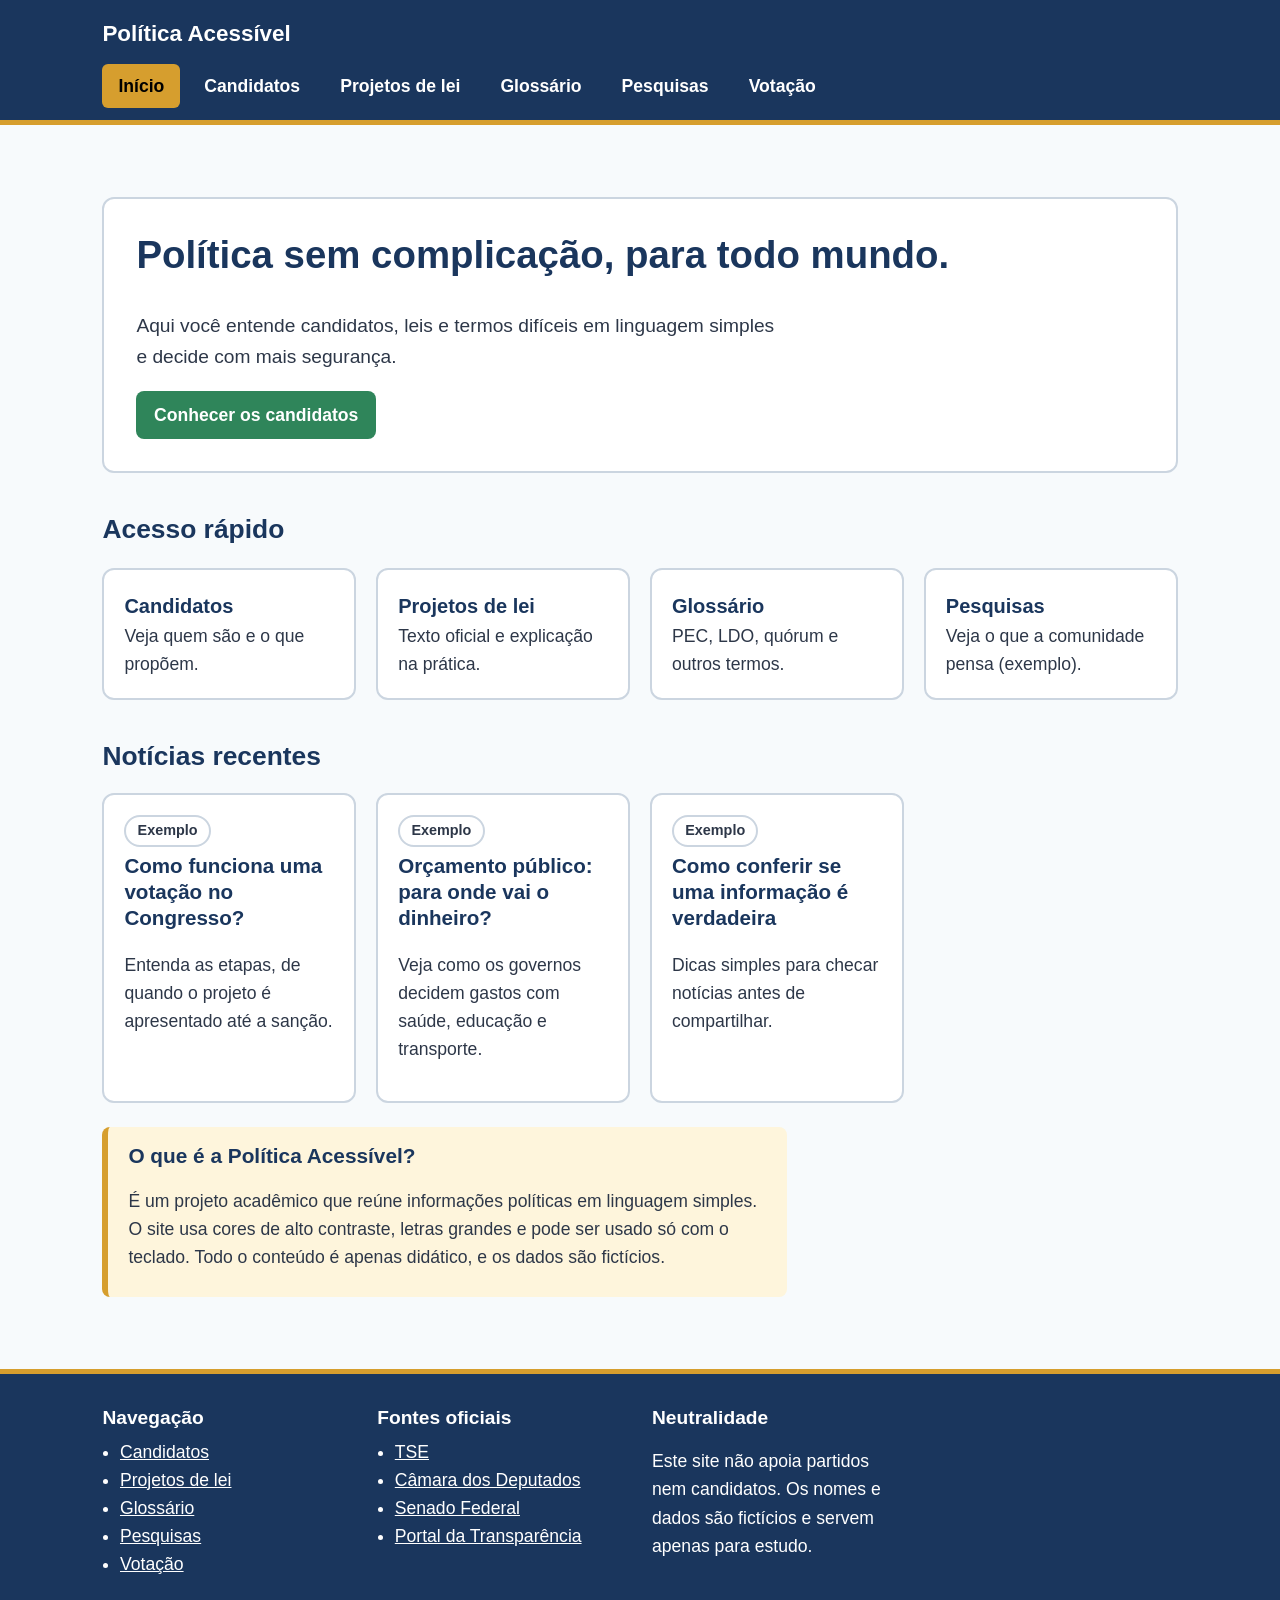
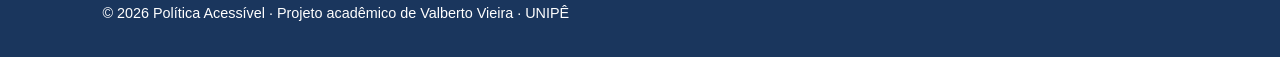
<file: html/index.html>
<!DOCTYPE html>
<html lang="pt-BR">

<head>
    <meta charset="UTF-8">
    <meta name="viewport" content="width=device-width, initial-scale=1">
    <title>Início – Política Acessível</title>
    <meta name="description" content="Política brasileira explicada com linguagem simples e acessibilidade.">
    <link rel="stylesheet" href="../css/style.css">
</head>

<body>
    <a id="pular" href="#conteudo">Ir para o conteúdo</a>

    <header>
        <a href="index.html">

            <span>Política Acessível</span>
        </a>
        <nav aria-label="Menu principal">
            <ul>
                <li><a href="index.html" aria-current="page">Início</a></li>
                <li><a href="candidatos.html">Candidatos</a></li>
                <li><a href="projetos-de-lei.html">Projetos de lei</a></li>
                <li><a href="glossario.html">Glossário</a></li>
                <li><a href="pesquisas.html">Pesquisas</a></li>
                <li><a href="votacoes.html">Votação</a></li>
            </ul>
        </nav>
    </header>

    <main id="conteudo">
        <section id="destaque">
            <h1>Política sem complicação, para todo mundo.</h1>
            <p>Aqui você entende candidatos, leis e termos difíceis em linguagem simples e decide com mais segurança.
            </p>
            <a href="candidatos.html">Conhecer os candidatos</a>
        </section>

        <h2>Acesso rápido</h2>
        <nav aria-label="Acesso rápido">
            <a href="candidatos.html"><strong>Candidatos</strong> Veja quem são e o que propõem.</a>
            <a href="projetos-de-lei.html"><strong>Projetos de lei</strong> Texto oficial e explicação na prática.</a>
            <a href="glossario.html"><strong>Glossário</strong> PEC, LDO, quórum e outros termos.</a>
            <a href="pesquisas.html"><strong>Pesquisas</strong> Veja o que a comunidade pensa (exemplo).</a>
        </nav>

        <section>
            <h2>Notícias recentes</h2>
            <article>
                <small>Exemplo</small>
                <h3>Como funciona uma votação no Congresso?</h3>
                <p>Entenda as etapas, de quando o projeto é apresentado até a sanção.</p>
            </article>
            <article>
                <small>Exemplo</small>
                <h3>Orçamento público: para onde vai o dinheiro?</h3>
                <p>Veja como os governos decidem gastos com saúde, educação e transporte.</p>
            </article>
            <article>
                <small>Exemplo</small>
                <h3>Como conferir se uma informação é verdadeira</h3>
                <p>Dicas simples para checar notícias antes de compartilhar.</p>
            </article>
        </section>

        <aside>
            <h2>O que é a Política Acessível?</h2>
            <p>É um projeto acadêmico que reúne informações políticas em linguagem simples. O site usa cores de alto
                contraste, letras grandes e pode ser usado só com o teclado. Todo o conteúdo é apenas didático, e os
                dados são fictícios.</p>
        </aside>
    </main>

    <footer>
        <nav aria-label="Navegação do rodapé">
            <h2>Navegação</h2>
            <ul>
                <li><a href="candidatos.html">Candidatos</a></li>
                <li><a href="projetos-de-lei.html">Projetos de lei</a></li>
                <li><a href="glossario.html">Glossário</a></li>
                <li><a href="pesquisas.html">Pesquisas</a></li>
                <li><a href="votacoes.html">Votação</a></li>
            </ul>
        </nav>
        <section>
            <h2>Fontes oficiais</h2>
            <ul>
                <li><a href="https://www.tse.jus.br" target="_blank" rel="noopener">TSE</a></li>
                <li><a href="https://www.camara.leg.br" target="_blank" rel="noopener">Câmara dos Deputados</a></li>
                <li><a href="https://www.senado.leg.br" target="_blank" rel="noopener">Senado Federal</a></li>
                <li><a href="https://portaldatransparencia.gov.br" target="_blank" rel="noopener">Portal da
                        Transparência</a></li>
            </ul>
        </section>
        <aside>
            <h2>Neutralidade</h2>
            <p>Este site não apoia partidos nem candidatos. Os nomes e dados são fictícios e servem apenas para estudo.
            </p>
        </aside>
        <p>© 2026 Política Acessível · Projeto acadêmico de Valberto Vieira · UNIPÊ</p>
    </footer>
</body>

</html>
</file>
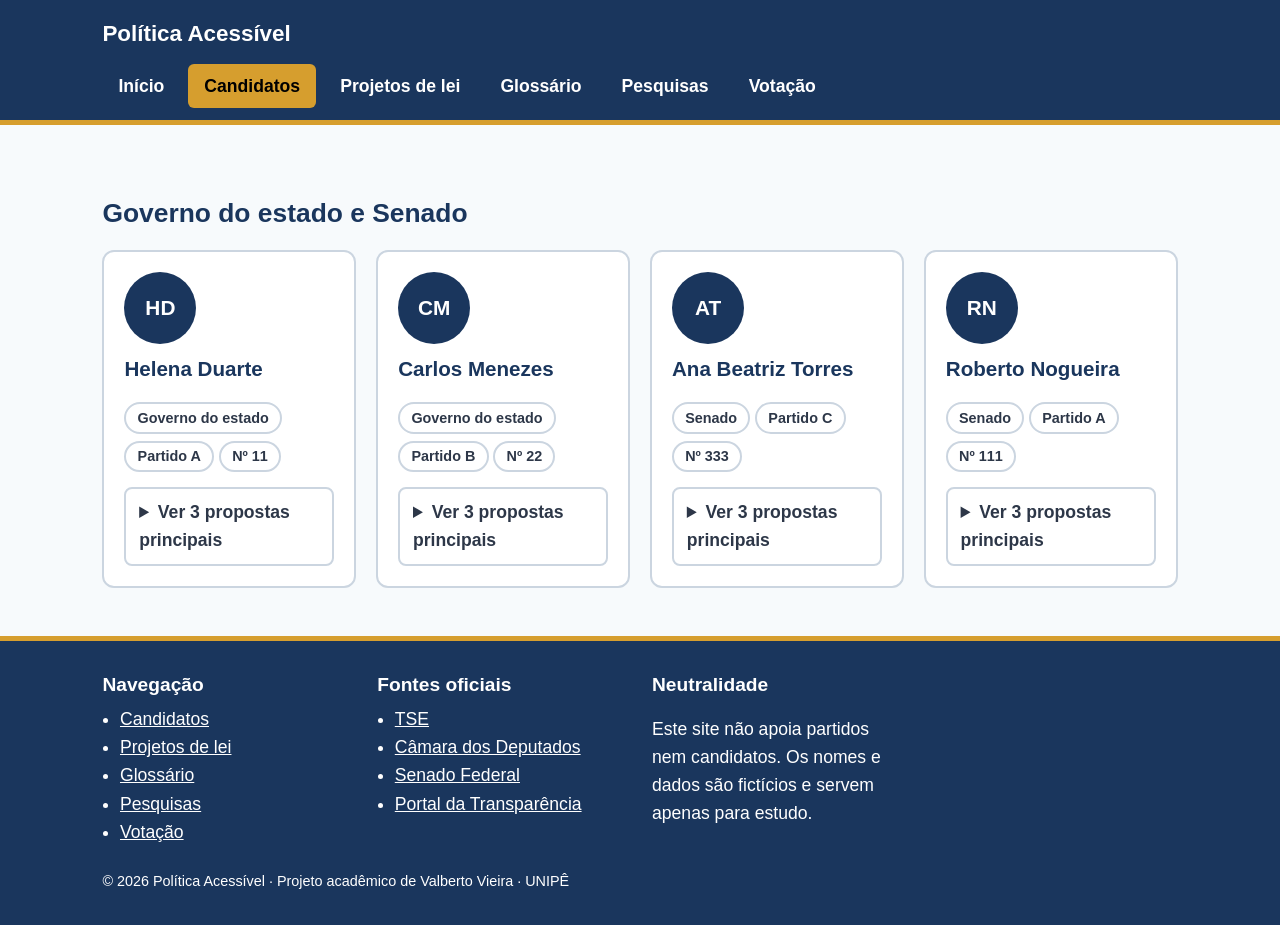
<file: html/candidatos.html>
<!DOCTYPE html>
<html lang="pt-BR">

<head>
    <meta charset="UTF-8">
    <meta name="viewport" content="width=device-width, initial-scale=1">
    <title>Candidatos – Política Acessível</title>
    <meta name="description" content="Política brasileira explicada com linguagem simples e acessibilidade.">
    <link rel="stylesheet" href="../css/style.css">
</head>

<body>
    <a id="pular" href="#conteudo">Ir para o conteúdo</a>

    <header>
        <a href="index.html">

            <span>Política Acessível</span>
        </a>
        <nav aria-label="Menu principal">
            <ul>
                <li><a href="index.html">Início</a></li>
                <li><a href="candidatos.html" aria-current="page">Candidatos</a></li>
                <li><a href="projetos-de-lei.html">Projetos de lei</a></li>
                <li><a href="glossario.html">Glossário</a></li>
                <li><a href="pesquisas.html">Pesquisas</a></li>
                <li><a href="votacoes.html">Votação</a></li>
            </ul>
        </nav>
    </header>

    <main id="conteudo">


        <section>
            <h2>Governo do estado e Senado</h2>
            <article>
                <figure role="img" aria-label="Foto de Helena Duarte">HD</figure>
                <h3>Helena Duarte</h3>
                <small>Governo do estado</small><small>Partido A</small><small>Nº 11</small>
                <details>
                    <summary>Ver 3 propostas principais</summary>
                    <ol>
                        <li>Escola em tempo integral.</li>
                        <li>Mais postos de saúde com atendimento noturno.</li>
                        <li>Reforço escolar com tutoria.</li>
                    </ol>
                </details>
            </article>
            <article>
                <figure role="img" aria-label="Foto de Carlos Menezes">CM</figure>
                <h3>Carlos Menezes</h3>
                <small>Governo do estado</small><small>Partido B</small><small>Nº 22</small>
                <details>
                    <summary>Ver 3 propostas principais</summary>
                    <ol>
                        <li>Crédito facilitado para pequenos negócios.</li>
                        <li>Abertura de empresas em até 48 horas.</li>
                        <li>Cursos técnicos ligados às vagas da região.</li>
                    </ol>
                </details>
            </article>
            <article>
                <figure role="img" aria-label="Foto de Ana Beatriz Torres">AT</figure>
                <h3>Ana Beatriz Torres</h3>
                <small>Senado</small><small>Partido C</small><small>Nº 333</small>
                <details>
                    <summary>Ver 3 propostas principais</summary>
                    <ol>
                        <li>Incentivo a energia limpa nos municípios.</li>
                        <li>Meta nacional de saneamento básico.</li>
                        <li>Transporte público mais barato para estudantes.</li>
                    </ol>
                </details>
            </article>
            <article>
                <figure role="img" aria-label="Foto de Roberto Nogueira">RN</figure>
                <h3>Roberto Nogueira</h3>
                <small>Senado</small><small>Partido A</small><small>Nº 111</small>
                <details>
                    <summary>Ver 3 propostas principais</summary>
                    <ol>
                        <li>Mais transparência nos gastos do Congresso.</li>
                        <li>Apoio a pequenos produtores rurais.</li>
                        <li>Internet de qualidade em escolas do interior.</li>
                    </ol>
                </details>
            </article>
        </section>
    </main>

    <footer>
        <nav aria-label="Navegação do rodapé">
            <h2>Navegação</h2>
            <ul>
                <li><a href="candidatos.html">Candidatos</a></li>
                <li><a href="projetos-de-lei.html">Projetos de lei</a></li>
                <li><a href="glossario.html">Glossário</a></li>
                <li><a href="pesquisas.html">Pesquisas</a></li>
                <li><a href="votacoes.html">Votação</a></li>
            </ul>
        </nav>
        <section>
            <h2>Fontes oficiais</h2>
            <ul>
                <li><a href="https://www.tse.jus.br" target="_blank" rel="noopener">TSE</a></li>
                <li><a href="https://www.camara.leg.br" target="_blank" rel="noopener">Câmara dos Deputados</a></li>
                <li><a href="https://www.senado.leg.br" target="_blank" rel="noopener">Senado Federal</a></li>
                <li><a href="https://portaldatransparencia.gov.br" target="_blank" rel="noopener">Portal da
                        Transparência</a></li>
            </ul>
        </section>
        <aside>
            <h2>Neutralidade</h2>
            <p>Este site não apoia partidos nem candidatos. Os nomes e dados são fictícios e servem apenas para estudo.
            </p>
        </aside>
        <p>© 2026 Política Acessível · Projeto acadêmico de Valberto Vieira · UNIPÊ</p>
    </footer>
</body>

</html>
</file>
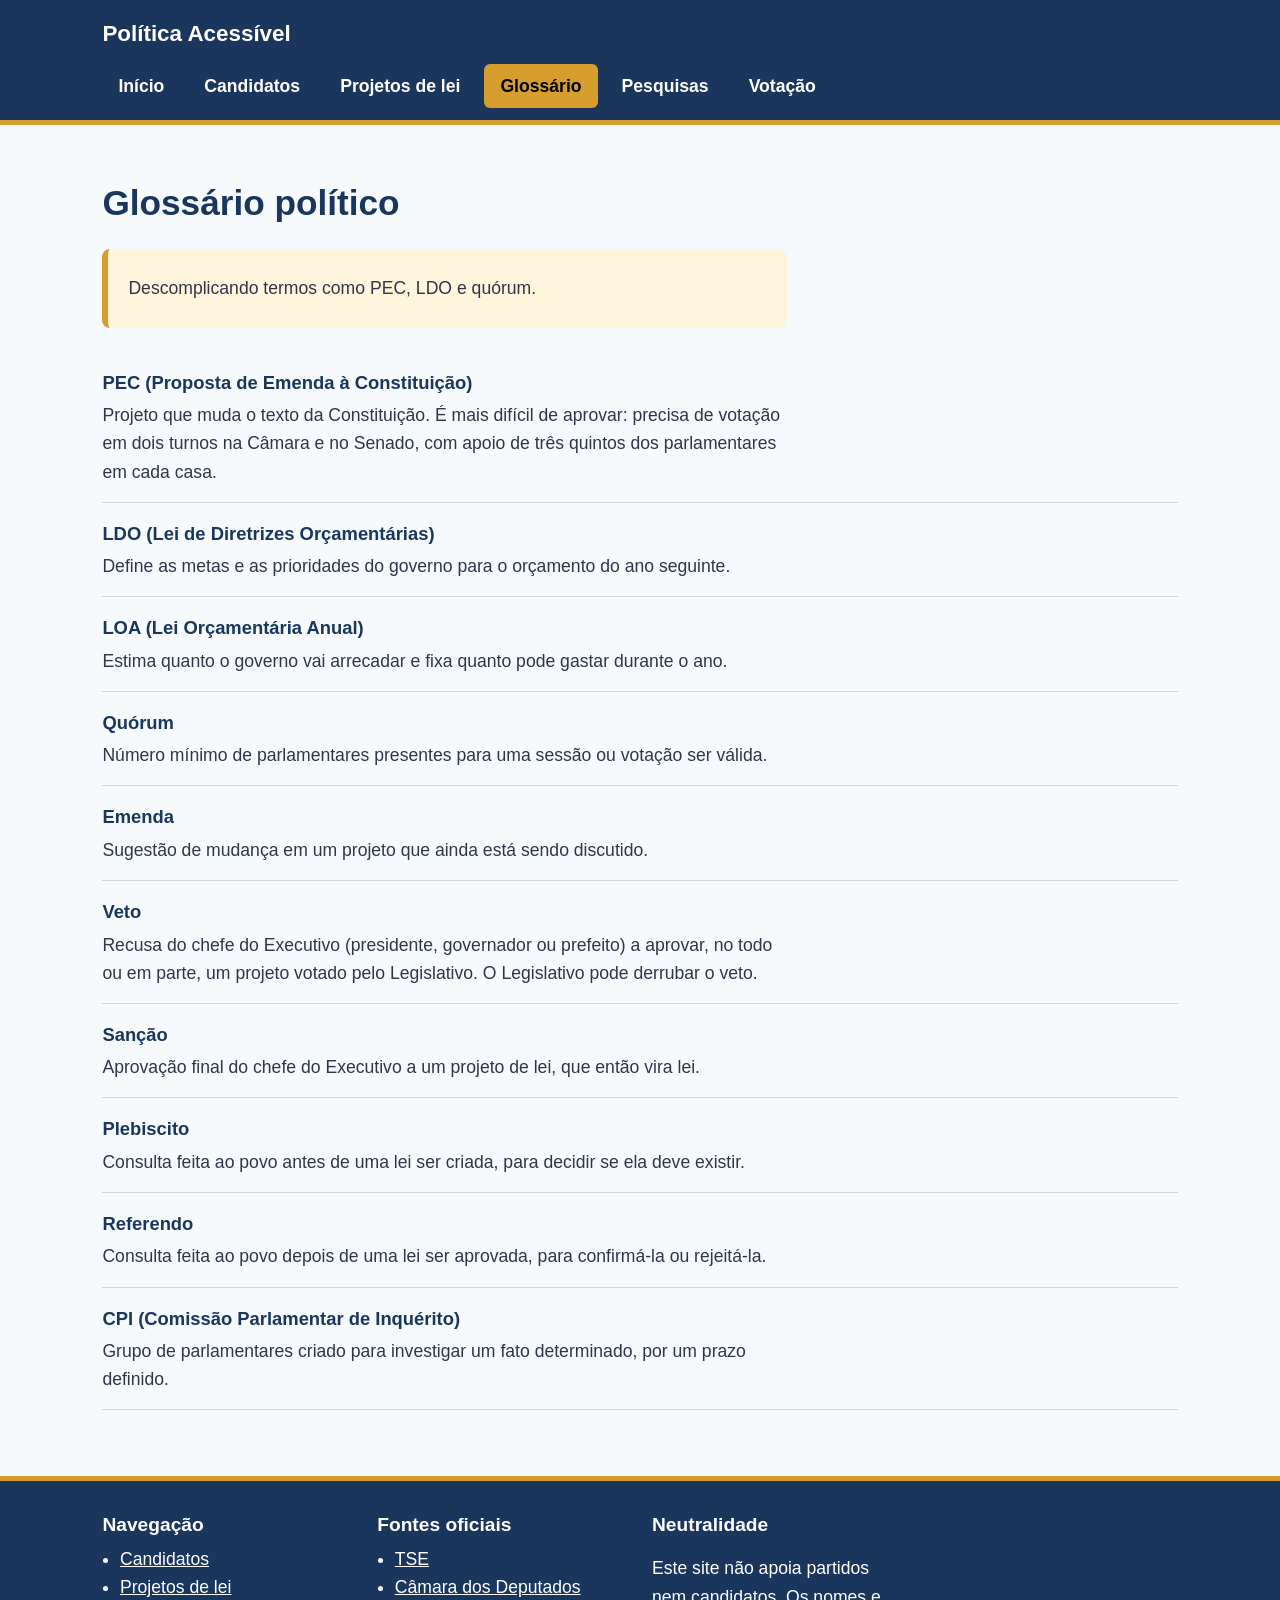
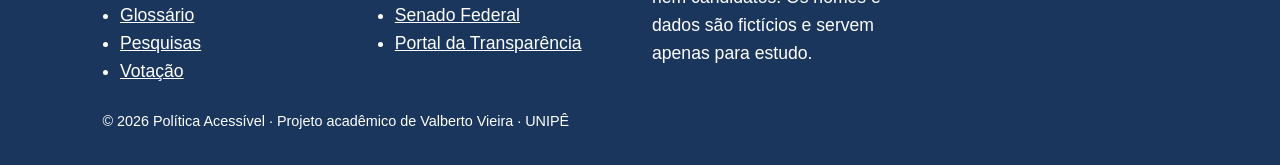
<file: html/glossario.html>
<!DOCTYPE html>
<html lang="pt-BR">

<head>
    <meta charset="UTF-8">
    <meta name="viewport" content="width=device-width, initial-scale=1">
    <title>Glossário – Política Acessível</title>
    <meta name="description" content="Política brasileira explicada com linguagem simples e acessibilidade.">
    <link rel="stylesheet" href="../css/style.css">
</head>

<body>
    <a id="pular" href="#conteudo">Ir para o conteúdo</a>

    <header>
        <a href="index.html">

            <span>Política Acessível</span>
        </a>
        <nav aria-label="Menu principal">
            <ul>
                <li><a href="index.html">Início</a></li>
                <li><a href="candidatos.html">Candidatos</a></li>
                <li><a href="projetos-de-lei.html">Projetos de lei</a></li>
                <li><a href="glossario.html" aria-current="page">Glossário</a></li>
                <li><a href="pesquisas.html">Pesquisas</a></li>
                <li><a href="votacoes.html">Votação</a></li>
            </ul>
        </nav>
    </header>

    <main id="conteudo">
        <h1>Glossário político</h1>
        <aside>
            <p>Descomplicando termos como PEC, LDO e quórum.</p>
        </aside>

        <dl>
            <div>
                <dt>PEC (Proposta de Emenda à Constituição)</dt>
                <dd>Projeto que muda o texto da Constituição. É mais difícil de aprovar: precisa de votação em dois
                    turnos na Câmara e no Senado, com apoio de três quintos dos parlamentares em cada casa.</dd>
            </div>
            <div>
                <dt>LDO (Lei de Diretrizes Orçamentárias)</dt>
                <dd>Define as metas e as prioridades do governo para o orçamento do ano seguinte.</dd>
            </div>
            <div>
                <dt>LOA (Lei Orçamentária Anual)</dt>
                <dd>Estima quanto o governo vai arrecadar e fixa quanto pode gastar durante o ano.</dd>
            </div>
            <div>
                <dt>Quórum</dt>
                <dd>Número mínimo de parlamentares presentes para uma sessão ou votação ser válida.</dd>
            </div>
            <div>
                <dt>Emenda</dt>
                <dd>Sugestão de mudança em um projeto que ainda está sendo discutido.</dd>
            </div>
            <div>
                <dt>Veto</dt>
                <dd>Recusa do chefe do Executivo (presidente, governador ou prefeito) a aprovar, no todo ou em parte, um
                    projeto votado pelo Legislativo. O Legislativo pode derrubar o veto.</dd>
            </div>
            <div>
                <dt>Sanção</dt>
                <dd>Aprovação final do chefe do Executivo a um projeto de lei, que então vira lei.</dd>
            </div>
            <div>
                <dt>Plebiscito</dt>
                <dd>Consulta feita ao povo antes de uma lei ser criada, para decidir se ela deve existir.</dd>
            </div>
            <div>
                <dt>Referendo</dt>
                <dd>Consulta feita ao povo depois de uma lei ser aprovada, para confirmá-la ou rejeitá-la.</dd>
            </div>
            <div>
                <dt>CPI (Comissão Parlamentar de Inquérito)</dt>
                <dd>Grupo de parlamentares criado para investigar um fato determinado, por um prazo definido.</dd>
            </div>
        </dl>
    </main>

    <footer>
        <nav aria-label="Navegação do rodapé">
            <h2>Navegação</h2>
            <ul>
                <li><a href="candidatos.html">Candidatos</a></li>
                <li><a href="projetos-de-lei.html">Projetos de lei</a></li>
                <li><a href="glossario.html">Glossário</a></li>
                <li><a href="pesquisas.html">Pesquisas</a></li>
                <li><a href="votacoes.html">Votação</a></li>
            </ul>
        </nav>
        <section>
            <h2>Fontes oficiais</h2>
            <ul>
                <li><a href="https://www.tse.jus.br" target="_blank" rel="noopener">TSE</a></li>
                <li><a href="https://www.camara.leg.br" target="_blank" rel="noopener">Câmara dos Deputados</a></li>
                <li><a href="https://www.senado.leg.br" target="_blank" rel="noopener">Senado Federal</a></li>
                <li><a href="https://portaldatransparencia.gov.br" target="_blank" rel="noopener">Portal da
                        Transparência</a></li>
            </ul>
        </section>
        <aside>
            <h2>Neutralidade</h2>
            <p>Este site não apoia partidos nem candidatos. Os nomes e dados são fictícios e servem apenas para estudo.
            </p>
        </aside>
        <p>© 2026 Política Acessível · Projeto acadêmico de Valberto Vieira · UNIPÊ</p>
    </footer>
</body>

</html>
</file>
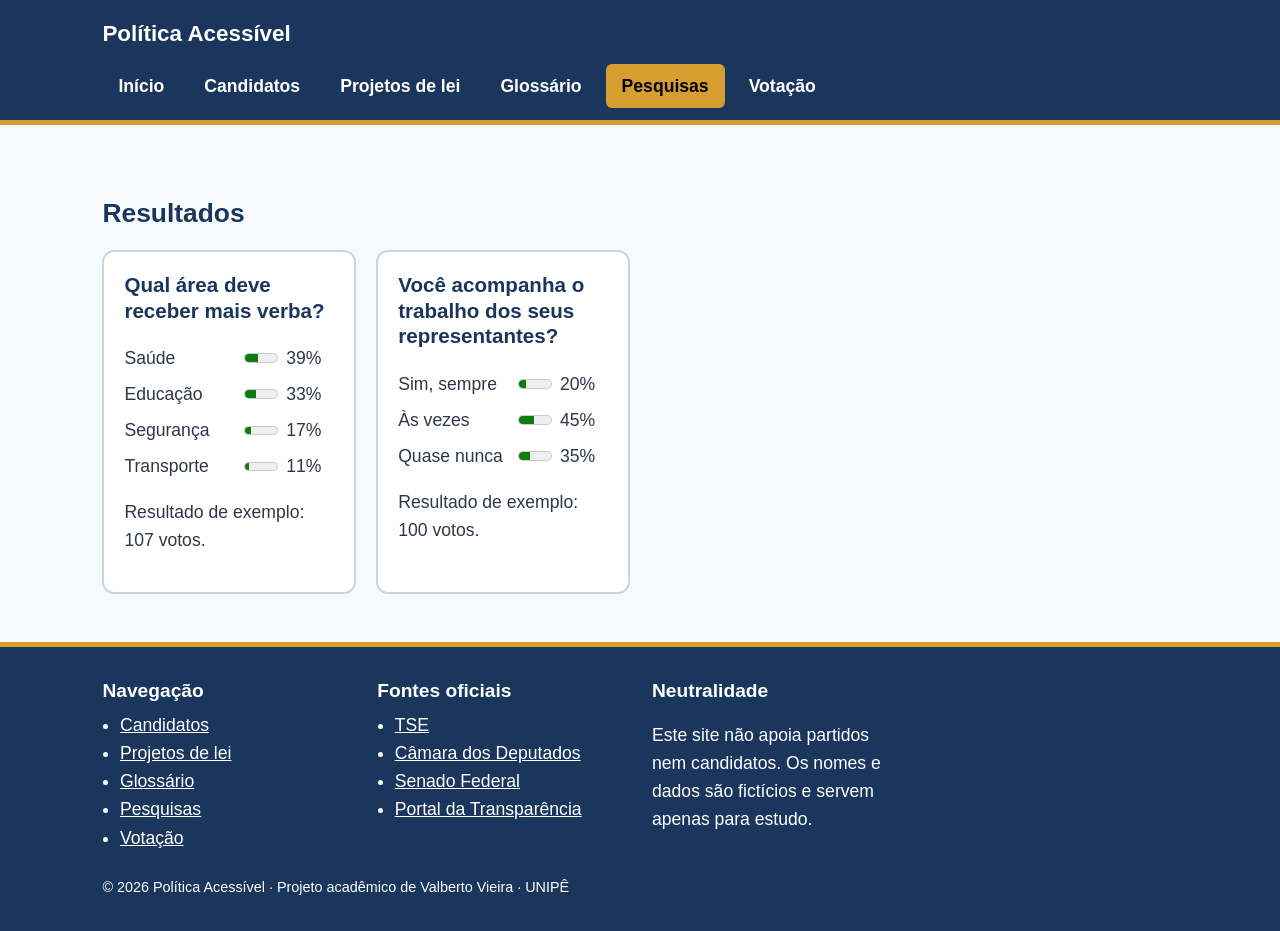
<file: html/pesquisas.html>
<!DOCTYPE html>
<html lang="pt-BR">

<head>
    <meta charset="UTF-8">
    <meta name="viewport" content="width=device-width, initial-scale=1">
    <title>Pesquisas – Política Acessível</title>
    <meta name="description" content="Política brasileira explicada com linguagem simples e acessibilidade.">
    <link rel="stylesheet" href="../css/style.css">
</head>

<body>
    <a id="pular" href="#conteudo">Ir para o conteúdo</a>

    <header>
        <a href="index.html">
            <span>Política Acessível</span>
        </a>
        <nav aria-label="Menu principal">
            <ul>
                <li><a href="index.html">Início</a></li>
                <li><a href="candidatos.html">Candidatos</a></li>
                <li><a href="projetos-de-lei.html">Projetos de lei</a></li>
                <li><a href="glossario.html">Glossário</a></li>
                <li><a href="pesquisas.html" aria-current="page">Pesquisas</a></li>
                <li><a href="votacoes.html">Votação</a></li>
            </ul>
        </nav>
    </header>

    <main id="conteudo">

        <section>
            <h2>Resultados</h2>
            <article>
                <h3>Qual área deve receber mais verba?</h3>
                <div><span>Saúde</span><meter value="39" max="100">39%</meter><span>39%</span></div>
                <div><span>Educação</span><meter value="33" max="100">33%</meter><span>33%</span></div>
                <div><span>Segurança</span><meter value="17" max="100">17%</meter><span>17%</span></div>
                <div><span>Transporte</span><meter value="11" max="100">11%</meter><span>11%</span></div>
                <p>Resultado de exemplo: 107 votos.</p>
            </article>
            <article>
                <h3>Você acompanha o trabalho dos seus representantes?</h3>
                <div><span>Sim, sempre</span><meter value="20" max="100">20%</meter><span>20%</span></div>
                <div><span>Às vezes</span><meter value="45" max="100">45%</meter><span>45%</span></div>
                <div><span>Quase nunca</span><meter value="35" max="100">35%</meter><span>35%</span></div>
                <p>Resultado de exemplo: 100 votos.</p>
            </article>
        </section>
    </main>

    <footer>
        <nav aria-label="Navegação do rodapé">
            <h2>Navegação</h2>
            <ul>
                <li><a href="candidatos.html">Candidatos</a></li>
                <li><a href="projetos-de-lei.html">Projetos de lei</a></li>
                <li><a href="glossario.html">Glossário</a></li>
                <li><a href="pesquisas.html">Pesquisas</a></li>
                <li><a href="votacoes.html">Votação</a></li>
            </ul>
        </nav>
        <section>
            <h2>Fontes oficiais</h2>
            <ul>
                <li><a href="https://www.tse.jus.br" target="_blank" rel="noopener">TSE</a></li>
                <li><a href="https://www.camara.leg.br" target="_blank" rel="noopener">Câmara dos Deputados</a></li>
                <li><a href="https://www.senado.leg.br" target="_blank" rel="noopener">Senado Federal</a></li>
                <li><a href="https://portaldatransparencia.gov.br" target="_blank" rel="noopener">Portal da
                        Transparência</a></li>
            </ul>
        </section>
        <aside>
            <h2>Neutralidade</h2>
            <p>Este site não apoia partidos nem candidatos. Os nomes e dados são fictícios e servem apenas para estudo.
            </p>
        </aside>
        <p>© 2026 Política Acessível · Projeto acadêmico de Valberto Vieira · UNIPÊ</p>
    </footer>
</body>

</html>
</file>
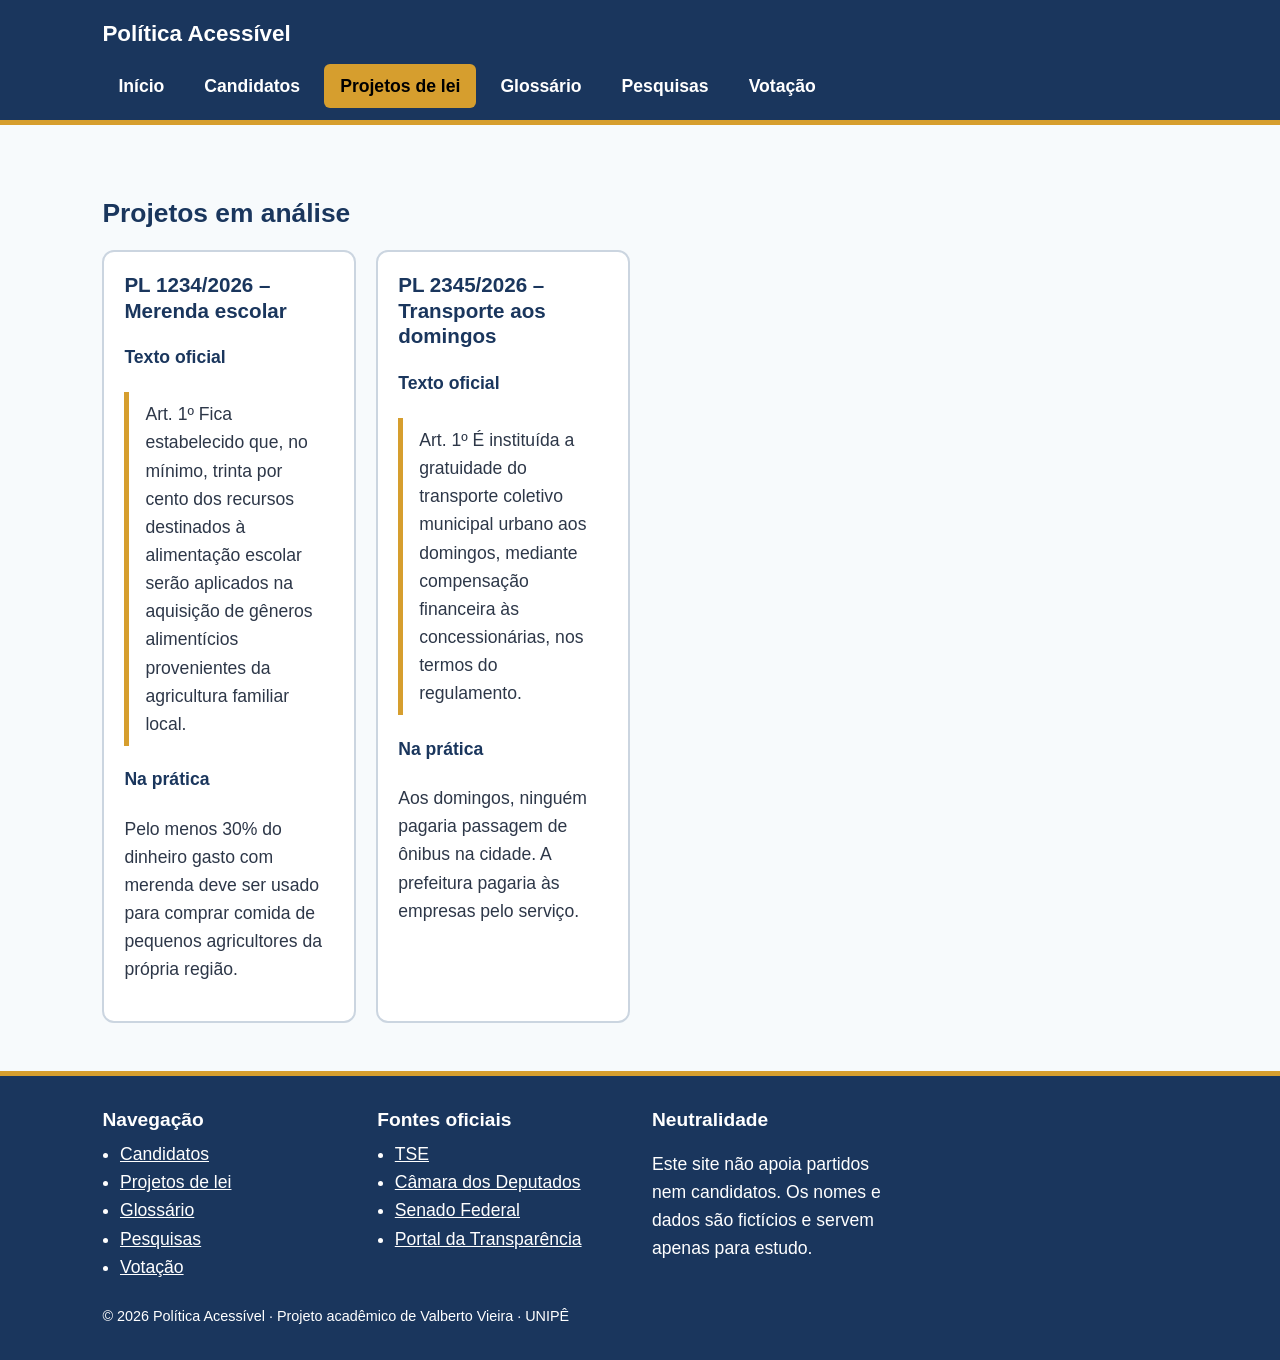
<file: html/projetos-de-lei.html>
<!DOCTYPE html>
<html lang="pt-BR">

<head>
    <meta charset="UTF-8">
    <meta name="viewport" content="width=device-width, initial-scale=1">
    <title>Projetos de lei – Política Acessível</title>
    <meta name="description" content="Política brasileira explicada com linguagem simples e acessibilidade.">
    <link rel="stylesheet" href="../css/style.css">
</head>

<body>
    <a id="pular" href="#conteudo">Ir para o conteúdo</a>

    <header>
        <a href="index.html">

            <span>Política Acessível</span>
        </a>
        <nav aria-label="Menu principal">
            <ul>
                <li><a href="index.html">Início</a></li>
                <li><a href="candidatos.html">Candidatos</a></li>
                <li><a href="projetos-de-lei.html" aria-current="page">Projetos de lei</a></li>
                <li><a href="glossario.html">Glossário</a></li>
                <li><a href="pesquisas.html">Pesquisas</a></li>
                <li><a href="votacoes.html">Votação</a></li>
            </ul>
        </nav>
    </header>

    <main id="conteudo">

        <section>
            <h2>Projetos em análise</h2>
            <article>
                <h3>PL 1234/2026 – Merenda escolar</h3>
                <h4>Texto oficial</h4>
                <blockquote>Art. 1º Fica estabelecido que, no mínimo, trinta por cento dos recursos destinados à
                    alimentação escolar serão aplicados na aquisição de gêneros alimentícios provenientes da agricultura
                    familiar local.
                </blockquote>
                <h4>Na prática</h4>
                <p>Pelo menos 30% do dinheiro gasto com merenda deve ser usado para comprar comida de pequenos
                    agricultores da própria região.</p>
            </article>
            <article>
                <h3>PL 2345/2026 – Transporte aos domingos</h3>
                <h4>Texto oficial</h4>
                <blockquote>Art. 1º É instituída a gratuidade do transporte coletivo municipal urbano aos domingos,
                    mediante compensação financeira às concessionárias, nos termos do regulamento.</blockquote>
                <h4>Na prática</h4>
                <p>Aos domingos, ninguém pagaria passagem de ônibus na cidade. A prefeitura pagaria às empresas pelo
                    serviço.</p>
            </article>
        </section>
    </main>

    <footer>
        <nav aria-label="Navegação do rodapé">
            <h2>Navegação</h2>
            <ul>
                <li><a href="candidatos.html">Candidatos</a></li>
                <li><a href="projetos-de-lei.html">Projetos de lei</a></li>
                <li><a href="glossario.html">Glossário</a></li>
                <li><a href="pesquisas.html">Pesquisas</a></li>
                <li><a href="votacoes.html">Votação</a></li>
            </ul>
        </nav>
        <section>
            <h2>Fontes oficiais</h2>
            <ul>
                <li><a href="https://www.tse.jus.br" target="_blank" rel="noopener">TSE</a></li>
                <li><a href="https://www.camara.leg.br" target="_blank" rel="noopener">Câmara dos Deputados</a></li>
                <li><a href="https://www.senado.leg.br" target="_blank" rel="noopener">Senado Federal</a></li>
                <li><a href="https://portaldatransparencia.gov.br" target="_blank" rel="noopener">Portal da
                        Transparência</a></li>
            </ul>
        </section>
        <aside>
            <h2>Neutralidade</h2>
            <p>Este site não apoia partidos nem candidatos. Os nomes e dados são fictícios e servem apenas para estudo.
            </p>
        </aside>
        <p>© 2026 Política Acessível · Projeto acadêmico de Valberto Vieira · UNIPÊ</p>
    </footer>
</body>

</html>
</file>
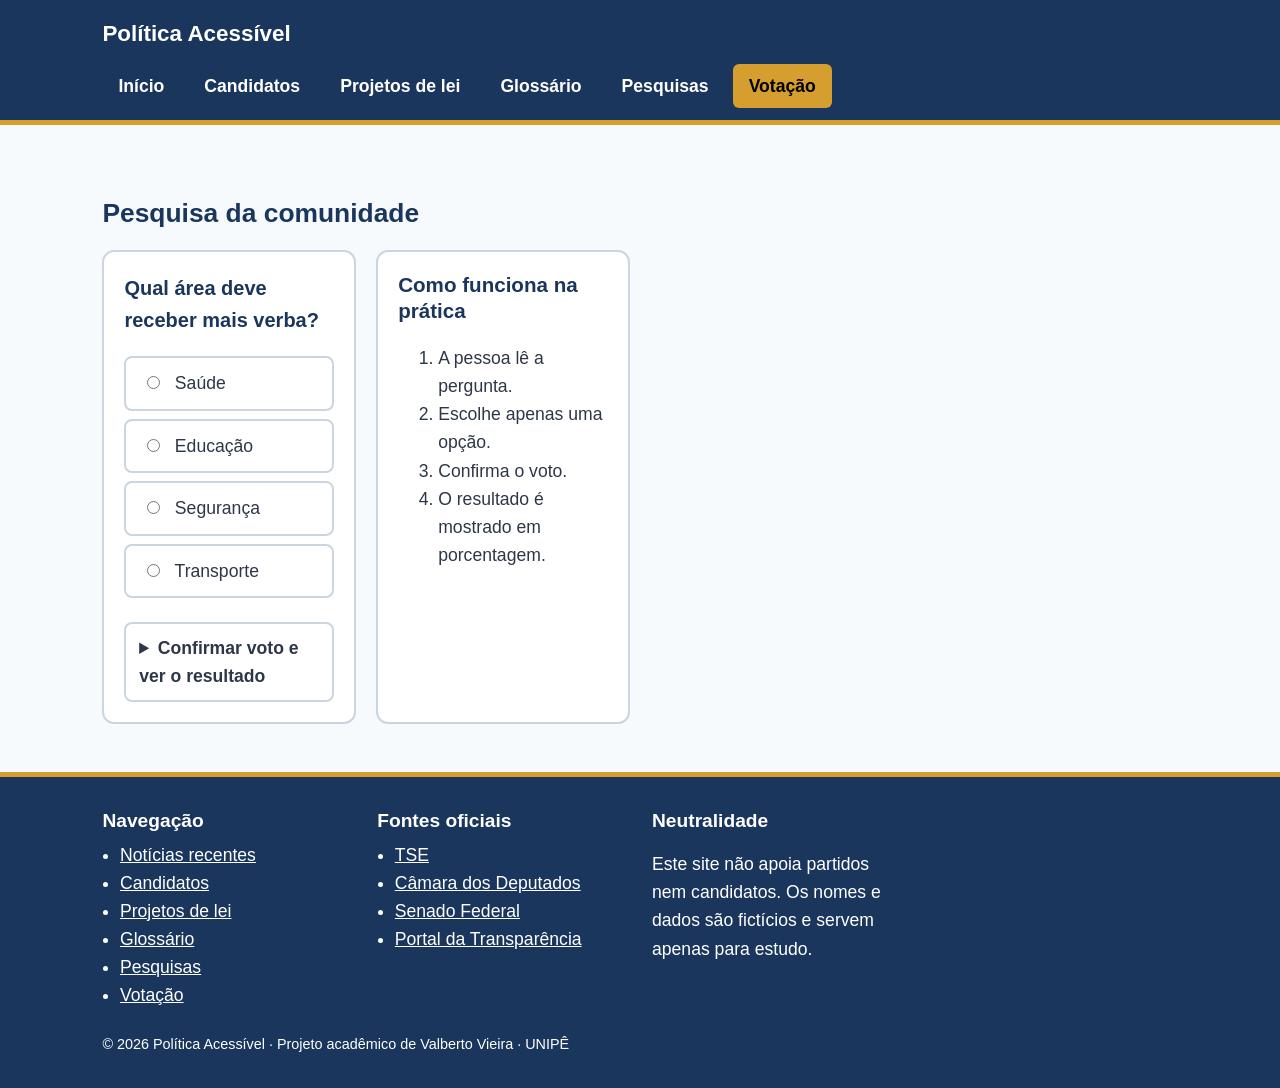
<file: html/votacoes.html>
<!DOCTYPE html>
<html lang="pt-BR">

<head>
    <meta charset="UTF-8">
    <meta name="viewport" content="width=device-width, initial-scale=1">
    <title>Votação – Política Acessível</title>
    <meta name="description" content="Veja como seria votar em uma pesquisa da comunidade (ilustrativo).">
    <link rel="stylesheet" href="../css/style.css">
</head>

<body>
    <a id="pular" href="#conteudo">Ir para o conteúdo</a>

    <header>
        <a href="index.html">

            <span>Política Acessível</span>
        </a>
        <nav aria-label="Menu principal">
            <ul>
                <li><a href="../html/index.html">Início</a></li>
                <li><a href="../html/candidatos.html">Candidatos</a></li>
                <li><a href="../html/projetos-de-lei.html">Projetos de lei</a></li>
                <li><a href="../html/glossario.html">Glossário</a></li>
                <li><a href="../html/pesquisas.html">Pesquisas</a></li>
                <li><a href="../html/votacoes.html" aria-current="page">Votação</a></li>
            </ul>
        </nav>
    </header>

    <main id="conteudo">

        <section>
            <h2>Pesquisa da comunidade</h2>
            <article>
                <fieldset>
                    <legend>Qual área deve receber mais verba?</legend>
                    <label class="opcao"><input type="radio" name="area" id="op-saude"> Saúde</label>
                    <label class="opcao"><input type="radio" name="area" id="op-educacao"> Educação</label>
                    <label class="opcao"><input type="radio" name="area" id="op-seguranca"> Segurança</label>
                    <label class="opcao"><input type="radio" name="area" id="op-transporte"> Transporte</label>
                </fieldset>

                <details>
                    <summary>Confirmar voto e ver o resultado</summary>
                    <p><strong>Voto registrado.</strong> Sua opção aparece destacada em verde. Se nada
                        estiver destacado, volte e escolha uma opção.</p>
                    <div class="r-saude"><span>Saúde</span><meter value="39" max="100">39%</meter><span>39%</span></div>
                    <div class="r-educacao"><span>Educação</span><meter value="33" max="100">33%</meter><span>33%</span>
                    </div>
                    <div class="r-seguranca"><span>Segurança</span><meter value="17"
                            max="100">17%</meter><span>17%</span></div>
                    <div class="r-transporte"><span>Transporte</span><meter value="11"
                            max="100">11%</meter><span>11%</span></div>
                    <p>Resultado de exemplo: 107 votos.</p>
                </details>
            </article>

            <article>
                <h3>Como funciona na prática</h3>
                <ol>
                    <li>A pessoa lê a pergunta.</li>
                    <li>Escolhe apenas uma opção.</li>
                    <li>Confirma o voto.</li>
                    <li>O resultado é mostrado em porcentagem.</li>
                </ol>

            </article>
        </section>
    </main>

    <footer>
        <nav aria-label="Navegação do rodapé">
            <h2>Navegação</h2>
            <ul>
                <li><a href="noticias.html">Notícias recentes</a></li>
                <li><a href="candidatos.html">Candidatos</a></li>
                <li><a href="projetos-de-lei.html">Projetos de lei</a></li>
                <li><a href="glossario.html">Glossário</a></li>
                <li><a href="pesquisas.html">Pesquisas</a></li>
                <li><a href="votacoes.html">Votação</a></li>
            </ul>
        </nav>
        <section>
            <h2>Fontes oficiais</h2>
            <ul>
                <li><a href="https://www.tse.jus.br" target="_blank" rel="noopener">TSE</a></li>
                <li><a href="https://www.camara.leg.br" target="_blank" rel="noopener">Câmara dos Deputados</a></li>
                <li><a href="https://www.senado.leg.br" target="_blank" rel="noopener">Senado Federal</a></li>
                <li><a href="https://portaldatransparencia.gov.br" target="_blank" rel="noopener">Portal da
                        Transparência</a></li>
            </ul>
        </section>
        <aside>
            <h2>Neutralidade</h2>
            <p>Este site não apoia partidos nem candidatos. Os nomes e dados são fictícios e servem apenas para estudo.
            </p>
        </aside>
        <p>© 2026 Política Acessível · Projeto acadêmico de Valberto Vieira · UNIPÊ</p>
    </footer>
</body>

</html>
</file>
<file: css/style.css>
:root {
  --azul: #1A365D;
  --verde: #2F855A;
  --amarelo: #D69E2E;
  --fundo: #F7FAFC;
  --texto: #2D3748;
  --branco: #FFFFFF;
  --borda: #CBD5E0;
}

* {
  box-sizing: border-box;
}

body {
  margin: 0;
  font-family: Inter, Roboto, sans-serif;
  font-size: 1.1rem;
  line-height: 1.6;
  color: var(--texto);
  background:
    var(--fundo);
}

h1,
h2,
h3,
h4 {
  color: var(--azul);
  line-height: 1.25;
}

a {
  color: var(--azul);
}

:focus-visible {
  outline: 3px solid var(--amarelo);
  outline-offset: 3px;
}

#pular {
  position: absolute;
  left: 1rem;
  top: -4rem;
  padding: 0.6rem 1rem;
  background: var(--branco);
  color: #000;
}

#pular:focus {
  top: 1rem;
}

header,
main,
footer {
  padding-left: 8%;
  padding-right: 8%;
}

main {
  padding-top: 2rem;
  padding-bottom: 3rem;
}

/* header e nav */
header {
  padding-top: 1rem;
  padding-bottom: 0.75rem;
  background: var(--azul);
  border-bottom: 5px solid var(--amarelo);
}

header>a {
  display: flex;
  align-items: center;
  gap: 0.6rem;
  color: var(--branco);
  font-size: 1.4rem;
  font-weight: 700;
  text-decoration: none;
}

header ul {
  display: flex;
  flex-wrap: wrap;
  gap: 0.5rem;
  margin: 0.75rem 0 0;
  padding: 0;
  list-style: none;
}

header nav a {
  display: block;
  padding: 0.5rem 1rem;
  border-radius: 6px;
  color:
    var(--branco);
  font-weight: 600;
  text-decoration: none;
}

header nav a:hover {
  background: rgba(255, 255, 255, 0.2);
}

header nav a[aria-current="page"] {
  background: var(--amarelo);
  color: #000;
}

/* main: títulos e textos */
main>h2 {
  margin-top: 2.5rem;
}

main>p {
  max-width: 65ch;
}

/* section */
main section {
  display: grid;
  grid-template-columns: repeat(auto-fit, minmax(250px, 1fr));
  gap: 1.25rem;
  margin-top: 2.5rem;
}

main section>h2 {
  grid-column: 1 / -1;
  margin: 0;
}

/* Caixas brancas: article, links de acesso rápido e destaque */
article,
main nav a,
#destaque {
  padding: 1.25rem;
  background: var(--branco);
  border: 2px solid var(--borda);
  border-radius: 12px;
}

article h3,
#destaque h1 {
  margin-top: 0;
}

/* aside: caixa de aviso com faixa amarela */
main aside {
  margin: 1.5rem 0;
  padding: 0.5rem 1.25rem;
  max-width: 70ch;
  background: #FEF5DC;
  border-left: 6px solid var(--amarelo);
  border-radius: 8px;
}

main aside h2 {
  margin-top: 0.5rem;
  font-size: 1.3rem;
}

/* Página inicial */
#destaque {
  display: block;
  padding: 2rem;
}

#destaque h1 {
  font-size: 2.4rem;
}

#destaque p {
  max-width: 60ch;
  font-size: 1.2rem;
}

#destaque a {
  display: inline-block;
  padding: 0.6rem 1.1rem;
  border-radius: 8px;
  background: var(--verde);
  color: var(--branco);
  font-weight: 600;
  text-decoration: none;
}

main nav {
  display: grid;
  grid-template-columns: repeat(auto-fit, minmax(250px, 1fr));
  gap: 1.25rem;
}

main nav a {
  display: block;
  color: var(--texto);
  text-decoration: none;
}

main nav a:hover {
  border-color: var(--amarelo);
}

main nav strong {
  display: block;
  font-size: 1.25rem;
  color: var(--azul);
}

/* Dentro dos cards: tags, foto e propostas */
article small {
  display: inline-block;
  margin: 0 0.3rem 0.4rem 0;
  padding: 0.15rem 0.7rem;
  border: 2px solid var(--borda);
  border-radius: 999px;
  font-size: 0.9rem;
  font-weight: 600;
}

article figure {
  display: flex;
  align-items: center;
  justify-content: center;
  width: 4.5rem;
  height: 4.5rem;
  margin: 0 0 0.75rem;
  border-radius: 50%;
  background: var(--azul);
  color: var(--branco);
  font-size: 1.3rem;
  font-weight: 700;
}

summary {
  padding: 0.6rem 0.8rem;
  border: 2px solid var(--borda);
  border-radius: 8px;
  font-weight: 600;
  cursor: pointer;
}

details {
  margin-top: 0.5rem;
}

/* Projetos de lei */
blockquote {
  margin: 0 0 1rem;
  padding: 0.5rem 1rem;
  border-left: 5px solid var(--amarelo);
}

/* Glossário */
dl div {
  padding: 1rem 0;
  border-bottom: 1px solid var(--borda);
}

dt {
  font-size: 1.15rem;
  font-weight: 700;
  color: var(--azul);
}

dd {
  max-width: 70ch;
  margin: 0.25rem 0 0;
}

/* Pesquisas: nome | barra | porcentagem */
article div {
  display: grid;
  grid-template-columns: 7rem 1fr 3rem;
  gap: 0.5rem;
  align-items: center;
  margin: 0.5rem 0;
}

meter {
  width: 100%;
  height: 1.2rem;
}

/* Votação */
fieldset {
  margin: 0 0 1rem;
  padding: 0;
  border: 0;
}

legend {
  margin-bottom: 0.75rem;
  padding: 0;
  font-size: 1.25rem;
  font-weight: 700;
  color: var(--azul);
}

label {
  display: block;
  margin: 0.5rem 0;
  padding: 0.7rem 1rem;
  border: 2px solid var(--borda);
  border-radius: 8px;
  cursor: pointer;
}

label:hover {
  border-color: var(--amarelo);
}

label input {
  margin-right: 0.6rem;
  accent-color: var(--verde);
}

/* footer */
footer {
  display: grid;
  grid-template-columns: repeat(auto-fit, minmax(240px, 1fr));
  gap: 1.5rem;
  padding-top: 2rem;
  padding-bottom: 2rem;
  background: var(--azul);
  color: var(--branco);
  border-top: 5px solid var(--amarelo);
}

footer a {
  color: var(--branco);
}

footer h2 {
  margin: 0 0 0.5rem;
  font-size: 1.2rem;
  color: var(--branco);
}

footer ul {
  margin: 0;
  padding-left: 1.1rem;
}

footer>p {
  grid-column: 1 / -1;
  margin: 0;
  font-size: 0.9rem;
}
</file>
